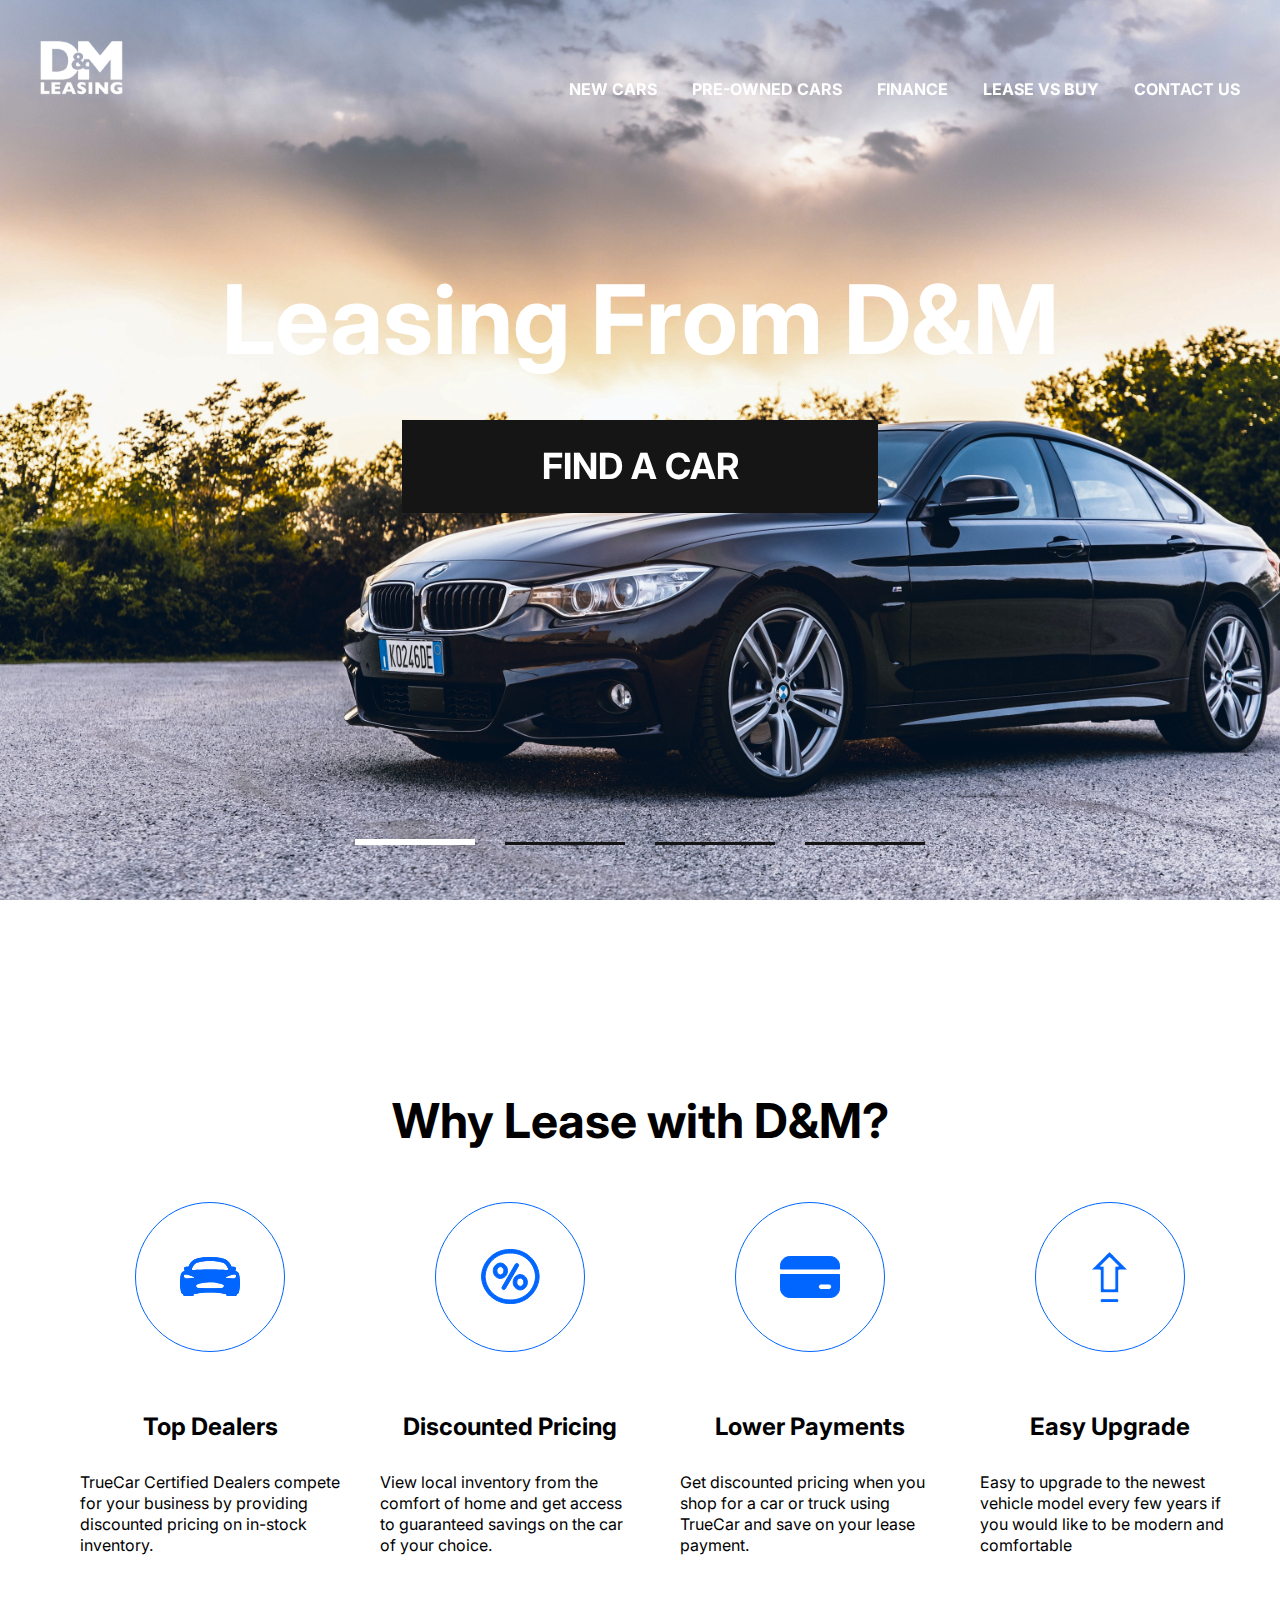
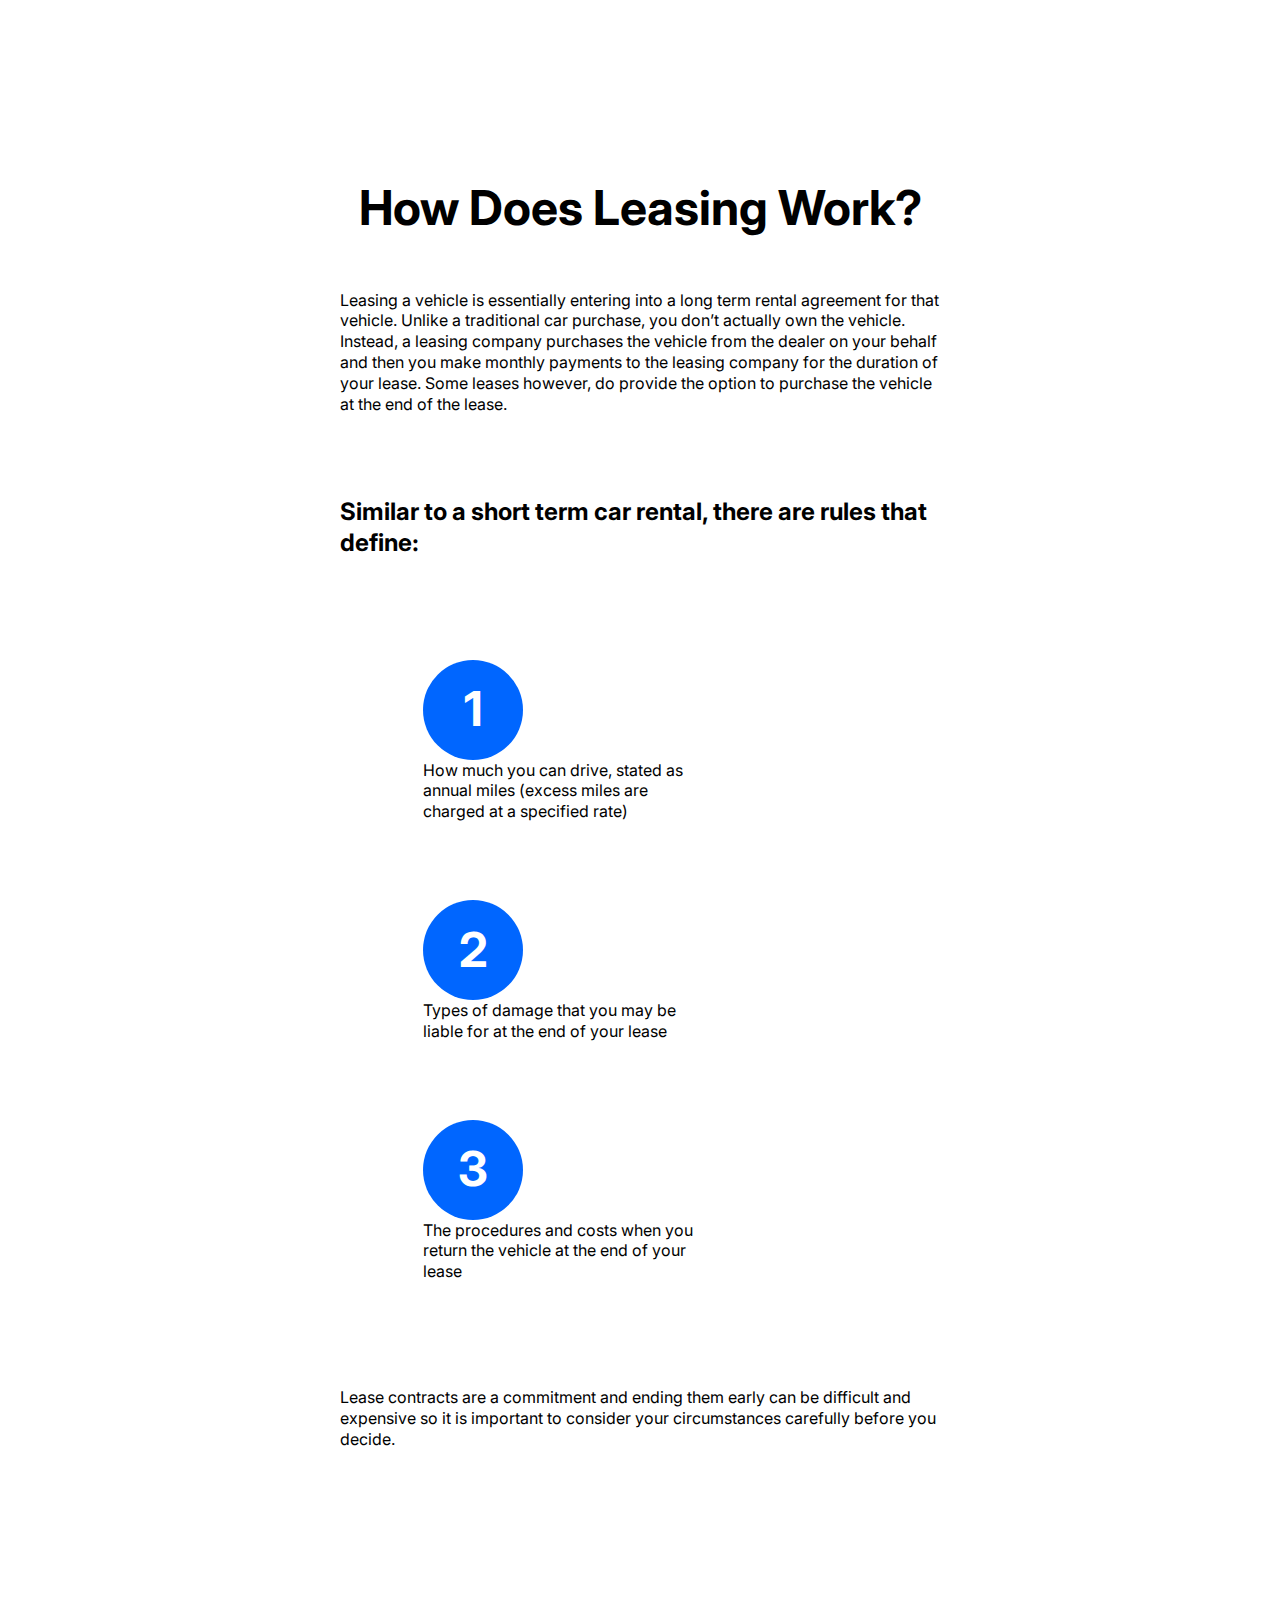
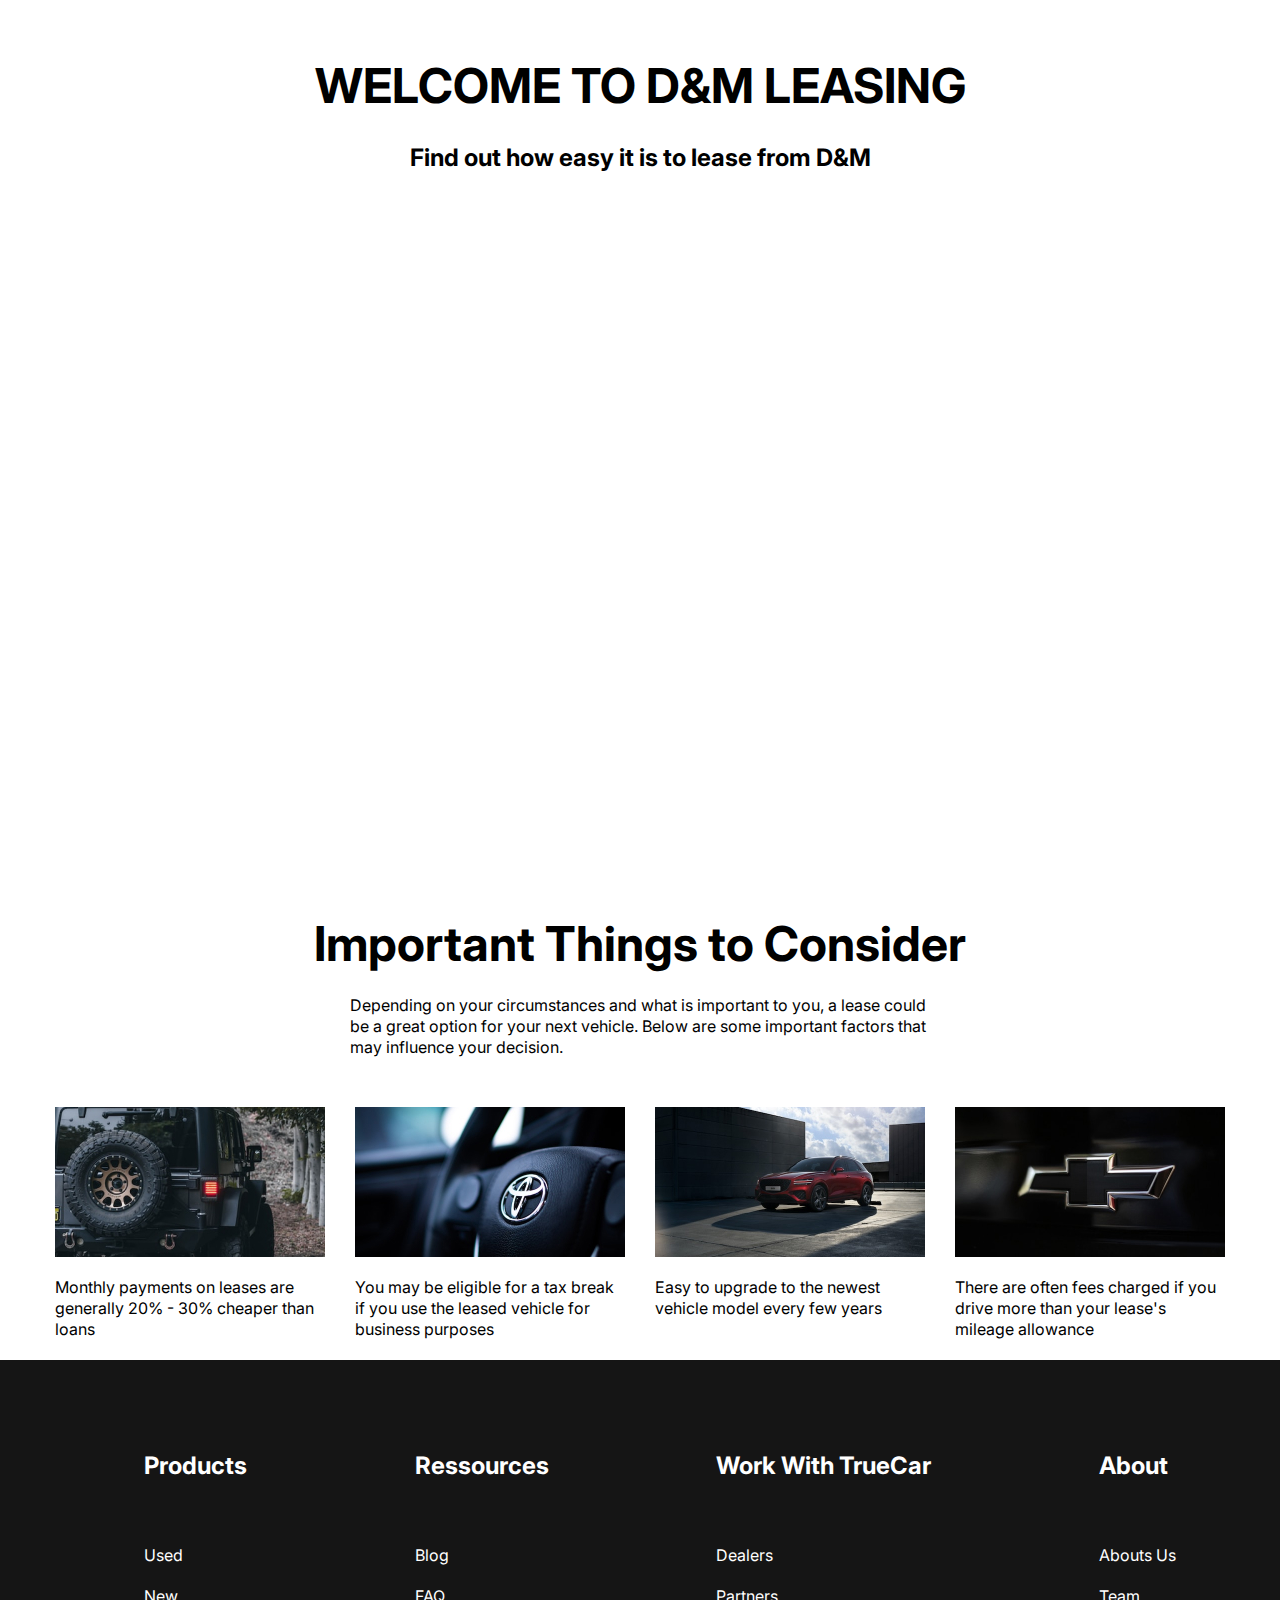
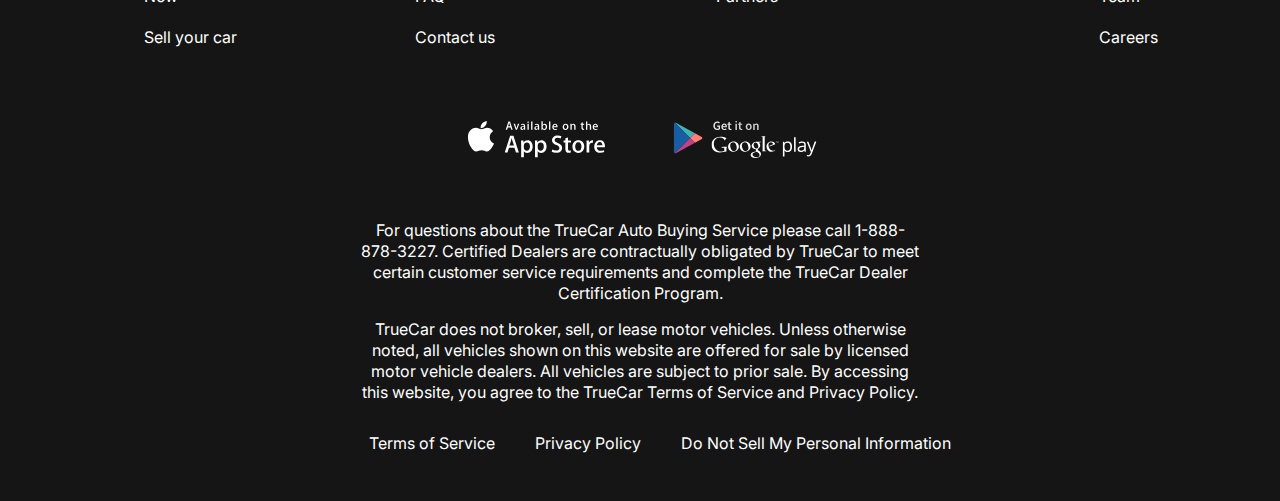
<file: agenceimo/index.html>
<!DOCTYPE html>
<html lang="en">
<head>
    <meta charset="UTF-8">
    <meta http-equiv="X-UA-Compatible" content="IE=edge">
    <meta name="viewport" content="width=device-width, initial-scale=1.0">
    <title>Agence</title>
    <link rel="preconnect" href="https://fonts.googleapis.com">
    <link rel="preconnect" href="https://fonts.gstatic.com" crossorigin>
    <link href="https://fonts.googleapis.com/css2?family=Inter:wght@400;700&display=swap" rel="stylesheet">
    <link rel="stylesheet" href="https://cdn.jsdelivr.net/npm/swiper@9/swiper-bundle.min.css"/>
    <link rel="stylesheet" href="css/style.css">
    <link rel="stylesheet" href="css/adaptiv.css">
</head>
<body>
<div class="wrapper">
    <header class="header header-main">
        <div class="container header-container">
            <a class="logo" href="index.html">
                <img src="img/logo3.svg" alt="" class="logo__img">
            </a>
            <nav class="menu">
                <ul class="menu__list" id="nav">
                    <li class="exit" id="burger-exit">
                        <svg width="24px" height="24px" viewBox="0 -0.5 21 21" version="1.1"
                             xmlns="http://www.w3.org/2000/svg" xmlns:xlink="http://www.w3.org/1999/xlink">

                            <title>close [#1511]</title>
                            <desc>Created with Sketch.</desc>
                            <defs>

                            </defs>
                            <g id="Page-1" stroke="none" stroke-width="1" fill="#ffffff" fill-rule="evenodd">
                                <g id="Dribbble-Light-Preview" transform="translate(-419.000000, -240.000000)"
                                   fill="#fff3e1">
                                    <g id="icons" transform="translate(56.000000, 160.000000)">
                                        <polygon id="close-[#1511]"
                                                 points="375.0183 90 384 98.554 382.48065 100 373.5 91.446 364.5183 100 363 98.554 371.98065 90 363 81.446 364.5183 80 373.5 88.554 382.48065 80 384 81.446">

                                        </polygon>
                                    </g>
                                </g>
                            </g>
                        </svg>
                    </li>
                    <li class="menu__list-item">
                        <a href="newcars.html" class="menu__list-link">NEW CARS</a>
                    </li>
                    <li class="menu__list-item">
                        <a href="#" class="menu__list-link">PRE-OWNED CARS</a>
                    </li>
                    <li class="menu__list-item">
                        <a href="#" class="menu__list-link">FINANCE</a>
                    </li>
                    <li class="menu__list-item">
                        <a href="#" class="menu__list-link">LEASE VS BUY</a>
                    </li>
                    <li class="menu__list-item">
                        <a href="contacts.html" class="menu__list-link">CONTACT US</a>
                    </li>
                </ul>
                <div class="burger" id="burger">
                    <?xml version="1.0" ?>

                    <svg width="50px" height="50px" viewBox="0 0 12 12" enable-background="new 0 0 12 12" id="Слой_1"
                         version="1.1" xml:space="preserve" xmlns="http://www.w3.org/2000/svg"
                         xmlns:xlink="http://www.w3.org/1999/xlink">

                    <g>
                    <rect fill="#ffffff" height="1" width="11" x="0.5" y="5.5"/>

                        <rect fill="#ffffff" height="1" width="11" x="0.5" y="2.5"/>

                        <rect fill="#ffffff" height="1" width="11" x="0.5" y="8.5"/>

                    </g>

                    </svg>
                </div>
            </nav>
        </div>

    </header>
    <main class="main">
        <section class="top">
            <div class="container">
                <h1 class="title">
                    Leasing From D&M
                </h1>
                <a href="#" class="top__link"> FIND A CAR</a>
            </div>
        </section>
        <div class="slider">
            <div class="swiper">
                <div class="swiper-wrapper">
                    <div class="swiper-slide" style="background-image: url(img/slide-1.png);"></div>
                    <div class="swiper-slide" style="background-image: url(img/slide-2.png);"></div>
                    <div class="swiper-slide" style="background-image: url(img/slide-1.png);"></div>
                    <div class="swiper-slide" style="background-image: url(img/slide-2.png);"></div>

                </div>
                <div class="swiper-pagination"></div>
            </div>
        </div>
        <section class="why-lease">
            <div class="container">
                <h2 class="section-title">
                    Why Lease with D&M?
                </h2>
                <ul class="why-lease__list">
                    <li class="why-lease__item">
                        <img class="why-lease__item-img" src="img/why-lease-1.svg" alt="">
                        <h3 class="why-lease__item-title">
                            Top Dealers
                        </h3>
                        <p class="why-lease__item-text">
                            TrueCar Certified Dealers compete for your business by providing discounted pricing on
                            in-stock
                            inventory.
                        </p>
                    </li>

                    <li class="why-lease__item">
                        <img class="why-lease__item-img" src="img/why-lease-2.svg" alt="">
                        <h3 class="why-lease__item-title">
                            Discounted Pricing
                        </h3>
                        <p class="why-lease__item-text">
                            View local inventory from the comfort of home and get access to guaranteed savings on the
                            car of
                            your choice.
                        </p>

                    </li>

                    <li class="why-lease__item">
                        <img class="why-lease__item-img" src="img/why-lease-3.svg" alt="">
                        <h3 class="why-lease__item-title">
                            Lower Payments
                        </h3>
                        <p class="why-lease__item-text">
                            Get discounted pricing when you shop for a car or truck using TrueCar and save on your lease
                            payment.
                        </p>

                    </li>

                    <li class="why-lease__item">
                        <img class="why-lease__item-img" src="img/why-lease-4.svg" alt="">
                        <h3 class="why-lease__item-title">
                            Easy Upgrade
                        </h3>
                        <p class="why-lease__item-text">
                            Easy to upgrade to the newest vehicle model every few years if you would like to be modern
                            and
                            comfortable
                        </p>

                    </li>
                </ul>
            </div>
        </section>
        <section class="how-does">
            <div class="container">
                <div class="how-does__inner">
                    <h2 class="section-title">
                        How Does Leasing Work?
                    </h2>
                    <p class="how-does__text">
                        Leasing a vehicle is essentially entering into a long term rental agreement for that vehicle.
                        Unlike
                        a traditional car purchase, you don’t actually own the vehicle. Instead, a leasing company
                        purchases
                        the vehicle from the dealer on your behalf and then you make monthly payments to the leasing
                        company
                        for the duration of your lease. Some leases however, do provide the option to purchase the
                        vehicle
                        at the end of the lease.
                    </p>
                    <h4 class="how__does-title">
                        Similar to a short term car rental, there are rules that define:
                    </h4>
                    <ol class="how__does-list">
                        <li class="how__does-item">
                            How much you can drive, stated as annual miles (excess miles are charged at a specified
                            rate)
                        </li>
                        <li class="how__does-item">
                            Types of damage that you may be liable for at the end of your lease
                        </li>
                        <li class="how__does-item">
                            The procedures and costs when you return the vehicle at the end of your lease
                        </li>
                    </ol>
                    <p class="how-does__text">
                        Lease contracts are a commitment and ending them early can be difficult and expensive so it is
                        important to consider your circumstances carefully before you decide.
                    </p>
                </div>
            </div>
        </section>
        <section class="video">
            <div class="container">
                <h2 class="section-title video__title">
                    WELCOME TO D&M LEASING
                </h2>
                <p class="video__text">
                    Find out how easy it is to lease from D&M
                </p>
                <iframe class="video__content" width="1000" height="500"
                        src="https://www.youtube.com/embed/c_Pg0vBULxA?controls=0" title="YouTube video player"
                        frameborder="0"
                        allow="accelerometer; autoplay; clipboard-write; encrypted-media; gyroscope; picture-in-picture; web-share"
                        allowfullscreen></iframe>
            </div>
        </section>
        <section class="important">
            <div class="container">
                <h2 class="section-title important__title">
                    Important Things to Consider
                </h2>
                <p class="important_title">
                    Depending on your circumstances and what is important to you, a lease could be a great option for
                    your
                    next vehicle. Below are some important factors that may influence your decision.
                </p>
                <ul class="important__list">
                    <li class="important__item">
                        <img class="important__item-img" src="img/imp-1.jpg" alt="">
                        <p class="important__item-text">
                            Monthly payments on leases are generally 20% - 30% cheaper than loans
                        </p>
                    </li>
                    <li class="important__item">
                        <img class="important__item-img" src="img/imp-2.jpg" alt="">
                        <p class="important__item-text">
                            You may be eligible for a tax break if you use the leased vehicle for business purposes
                        </p>
                    </li>
                    <li class="important__item">
                        <img class="important__item-img" src="img/imp-3.jpg" alt="">
                        <p class="important__item-text">
                            Easy to upgrade to the newest vehicle model every few years
                        </p>
                    </li>
                    <li class="important__item">
                        <img class="important__item-img" src="img/imp-4.jpg" alt="">
                        <p class="important__item-text">
                            There are often fees charged if you drive more than your lease's mileage allowance
                        </p>
                    </li>
                </ul>
            </div>
        </section>
    </main>
    <footer class="footer">
        <div class="container">
            <nav class="footer__menu">
                <ul class="footer__menu-list">
                    <li class="footer__menu-item"> <!--1h05-->
                        <p class="footer__menu-title">Products</p>
                    </li>
                    <li class="footer__menu-item">
                        <a href="#" class="footer__menu-link">Used</a>
                    </li>
                    <li class="footer__menu-item">
                        <a href="#" class="footer__menu-link">New</a>
                    </li>
                    <li class="footer__menu-item">
                        <a href="#" class="footer__menu-link">Sell your car</a>
                    </li>
                </ul>

                <ul class="footer__menu-list">
                    <li class="footer__menu-item">
                        <p class="footer__menu-title">Ressources</p>
                    </li>
                    <li class="footer__menu-item">
                        <a href="#" class="footer__menu-link">Blog</a>
                    </li>
                    <li class="footer__menu-item">
                        <a href="#" class="footer__menu-link">FAQ</a>
                    </li>
                    <li class="footer__menu-item">
                        <a href="#" class="footer__menu-link">Contact us</a>
                    </li>
                </ul>

                <ul class="footer__menu-list">
                    <li class="footer__menu-item">
                        <p class="footer__menu-title">Work With TrueCar</p>
                    </li>
                    <li class="footer__menu-item">
                        <a href="#" class="footer__menu-link">Dealers</a>
                    </li>
                    <li class="footer__menu-item">
                        <a href="#" class="footer__menu-link">Partners</a>
                    </li>
                    <li class="footer__menu-item">
                        <a href="#" class="footer__menu-link"></a>
                    </li>
                </ul>
                <ul class="footer__menu-list">
                    <li class="footer__menu-item">
                        <p class="footer__menu-title">About</p>
                    </li>
                    <li class="footer__menu-item">
                        <a href="#" class="footer__menu-link">Abouts Us</a>
                    </li>
                    <li class="footer__menu-item">
                        <a href="#" class="footer__menu-link">Team</a>
                    </li>
                    <li class="footer__menu-item">
                        <a href="#" class="footer__menu-link">Careers</a>
                    </li>
                </ul>
            </nav>

            <ul class="app">
                <li class="app__item">
                    <a class="app_item-link" href="#">
                        <img class="app__item-img" src="img/appstore.svg" alt="">
                    </a>
                </li>
                <li class="app__item">
                    <a class="app_item-link" href="#">
                        <img class="app__item-img" src="img/googleplay.svg" alt="">
                    </a>
                </li>
            </ul>
            <div class="footer__copy">
                <p class="footer_copy-text">
                    For questions about the TrueCar Auto Buying Service please call 1-888-878-3227.
                    Certified Dealers are contractually obligated by TrueCar to meet certain customer
                    service requirements and complete the
                    TrueCar Dealer Certification Program.
                </p>
                <p class="footer_copy-text">
                    TrueCar does not broker, sell, or lease motor vehicles. Unless otherwise noted, all vehicles shown
                    on
                    this website are
                    offered for sale by licensed motor vehicle dealers. All vehicles are subject to
                    prior sale. By accessing this website,
                    you agree to the TrueCar Terms of Service and Privacy Policy.
                </p>
            </div>
            <nav class="copy__nav">
                <ul class="copy__nav-list">
                    <li class="copy__nav-item">
                        <a href="#" class="copy__nav-link">Terms of Service</a>
                    </li>
                    <li class="copy__nav-item">
                        <a href="#" class="copy__nav-link">Privacy Policy</a>
                    </li>
                    <li class="copy__nav-item">
                        <a href="#" class="copy__nav-link">Do Not Sell My Personal Information</a>
                </ul>
            </nav>
        </div>
    </footer>
</div>

<script src="https://cdn.jsdelivr.net/npm/swiper@9/swiper-bundle.min.js"></script>
<script src="js/main.js"></script>
<script src="js/burger.js"></script>
</body>
</html>
</file>
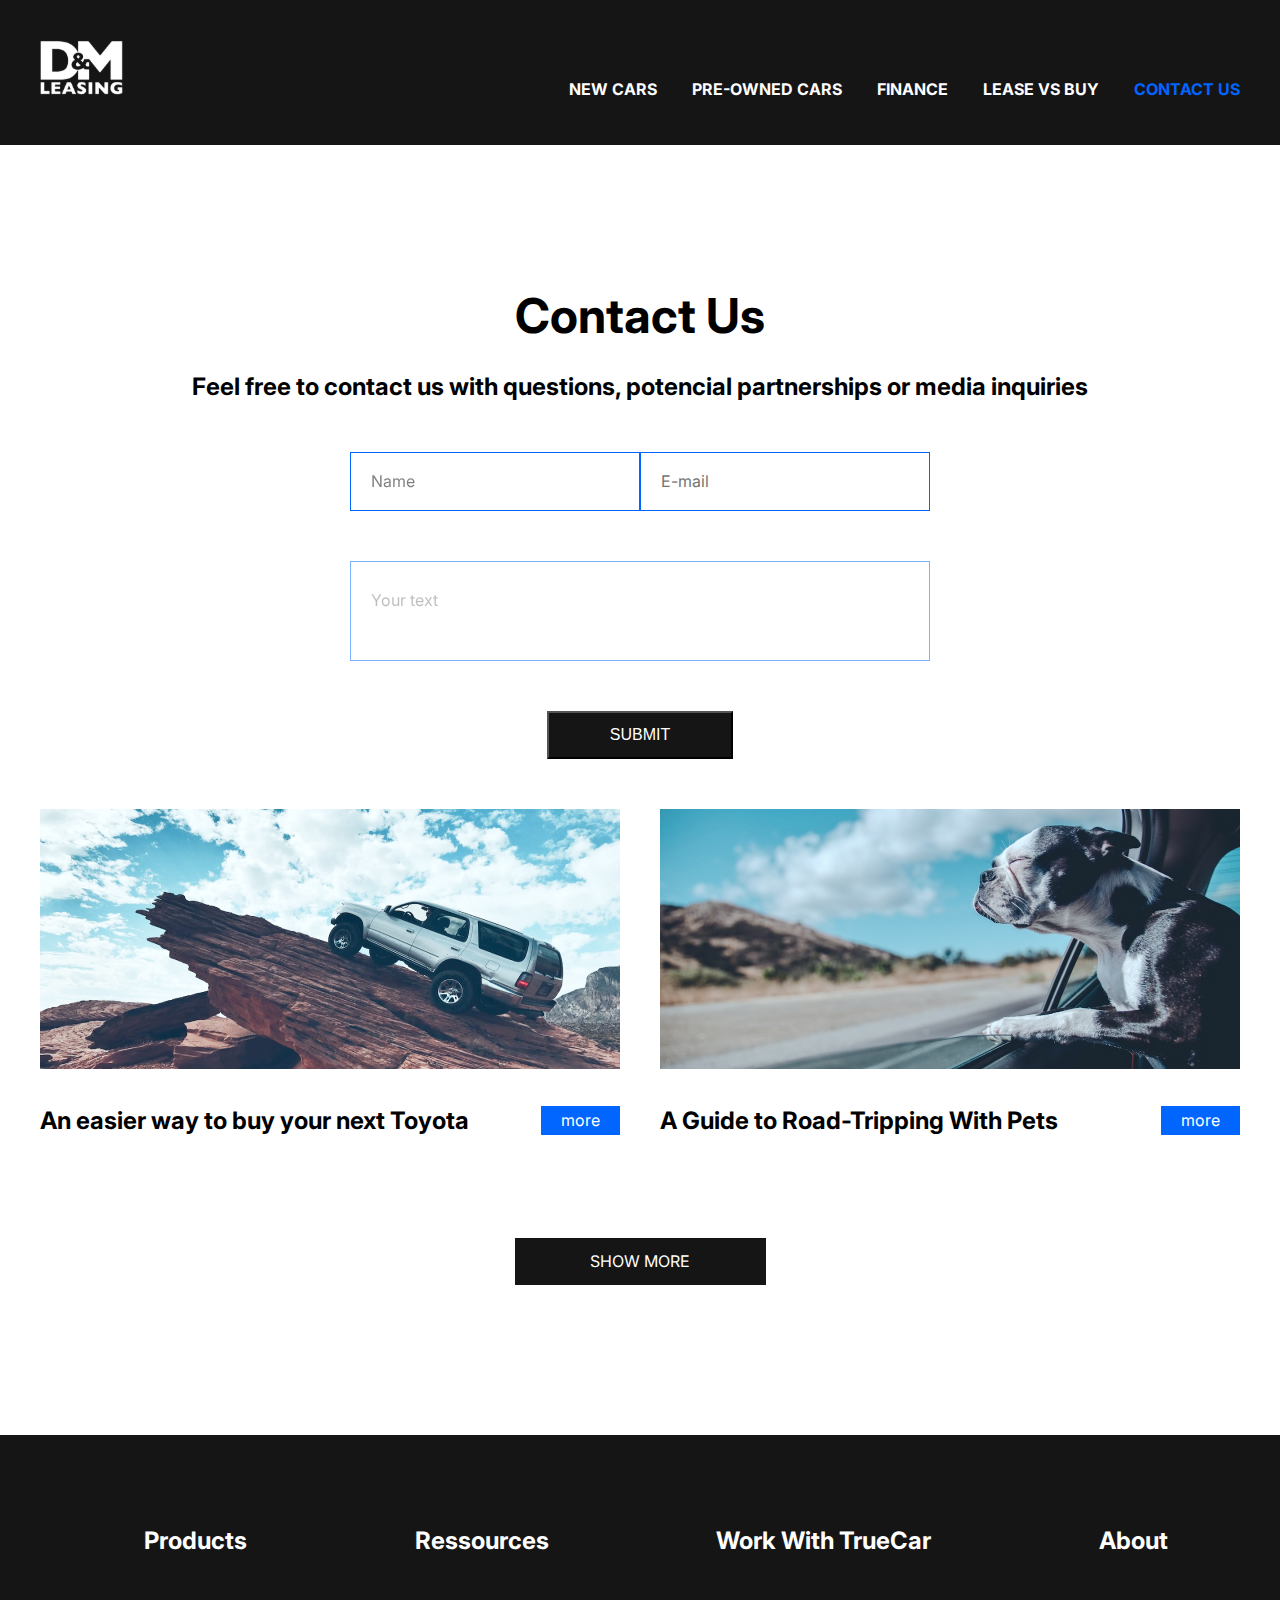
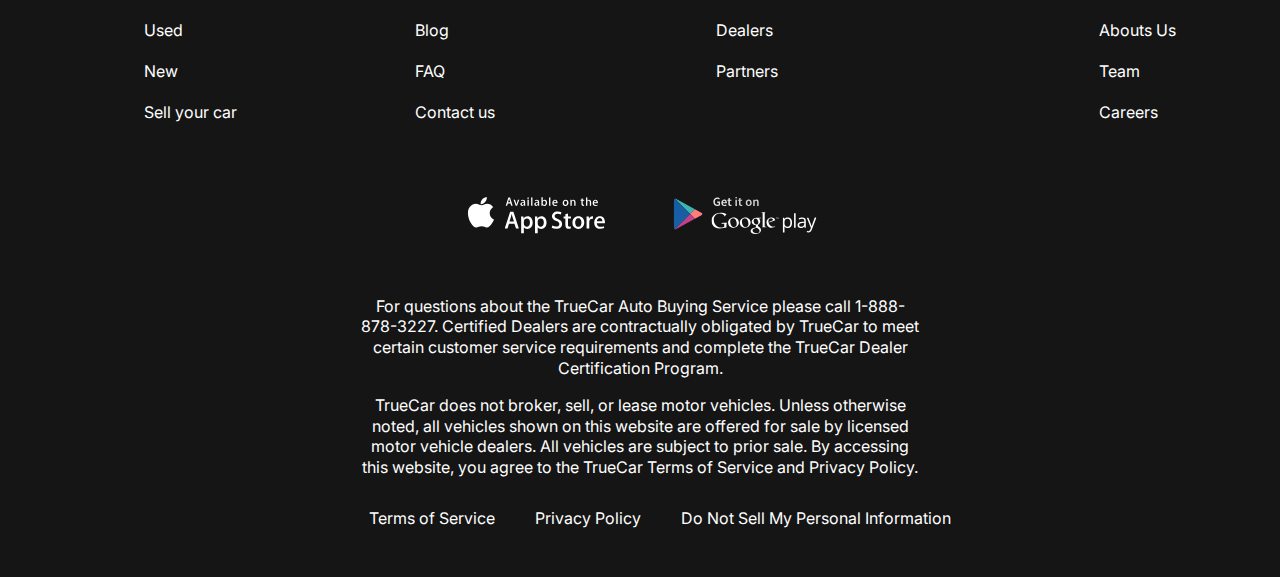
<file: agenceimo/contacts.html>
<!DOCTYPE html>
<html lang="en">
<head>
    <meta charset="UTF-8">
    <meta http-equiv="X-UA-Compatible" content="IE=edge">
    <meta name="viewport" content="width=device-width, initial-scale=1.0">
    <title>Agence</title>
    <link rel="preconnect" href="https://fonts.googleapis.com">
    <link rel="preconnect" href="https://fonts.gstatic.com" crossorigin>
    <link href="https://fonts.googleapis.com/css2?family=Inter:wght@400;700&display=swap" rel="stylesheet">
    <link rel="stylesheet" href="css/style.css">
    <link rel="stylesheet" href="css/adaptiv.css">
</head>
<body>
    <div class="wrapper">
        <header class="header">
            <div class="container">
                <div class="header__inner">
                    <a class="logo" href="index.html">
                        <img src="img/logo3.svg" alt="" class="logo__img">
                    </a>
                    <nav class="menu" >
                        <ul class="menu__list beautiful-fon" id="nav">
                            <li class="exit" id="burger-exit">
                                <svg width="24px" height="24px" viewBox="0 -0.5 21 21" version="1.1"
                                     xmlns="http://www.w3.org/2000/svg" xmlns:xlink="http://www.w3.org/1999/xlink">

                                    <title>close [#1511]</title>
                                    <desc>Created with Sketch.</desc>
                                    <defs>

                                    </defs>
                                    <g id="Page-1" stroke="none" stroke-width="1" fill="#ffffff" fill-rule="evenodd">
                                        <g id="Dribbble-Light-Preview" transform="translate(-419.000000, -240.000000)"
                                           fill="#fff3e1">
                                            <g id="icons" transform="translate(56.000000, 160.000000)">
                                                <polygon id="close-[#1511]"
                                                         points="375.0183 90 384 98.554 382.48065 100 373.5 91.446 364.5183 100 363 98.554 371.98065 90 363 81.446 364.5183 80 373.5 88.554 382.48065 80 384 81.446">

                                                </polygon>
                                            </g>
                                        </g>
                                    </g>
                                </svg>
                            </li>
                            <li class="menu__list-item">
                                <a href="newcars.html" class="menu__list-link">NEW CARS</a>
                            </li>
                            <li class="menu__list-item">
                                <a href="#" class="menu__list-link">PRE-OWNED CARS</a>
                            </li>
                            <li class="menu__list-item">
                                <a href="#" class="menu__list-link">FINANCE</a>
                            </li>
                            <li class="menu__list-item">
                                <a href="#" class="menu__list-link">LEASE VS BUY</a>
                            </li>
                            <li class="menu__list-item">
                                <a href="#" class="menu__list-link menu__list-link-active">CONTACT US</a>
                            </li>
                        </ul>
                        <div class="burger" id="burger">
                            <?xml version="1.0" ?>

                            <svg width="50px" height="50px" viewBox="0 0 12 12" enable-background="new 0 0 12 12" id="Слой_1"
                                 version="1.1" xml:space="preserve" xmlns="http://www.w3.org/2000/svg"
                                 xmlns:xlink="http://www.w3.org/1999/xlink">

                    <g>
                    <rect fill="#ffffff" height="1" width="11" x="0.5" y="5.5"/>

                        <rect fill="#ffffff" height="1" width="11" x="0.5" y="2.5"/>

                        <rect fill="#ffffff" height="1" width="11" x="0.5" y="8.5"/>

                    </g>

                    </svg>
                        </div>
                    </nav>
                </div>
            </div>
        </header>
        <main class="main">
            <section class="contacts">
                <div class="container">
                    <h2 class="section-title contacts__title">Contact Us</h2>
                    <p class="contacts__text">Feel free to contact us with questions, potencial partnerships or media inquiries</p>
                    <form action="#" class="form">
                        <input type="text" class="form__input" placeholder="Name">
                        <input type="text" class="form__email" placeholder="E-mail">
                        <textarea class="form__textarea" placeholder="Your text"></textarea>
                        <button class="form__btn" type="submit">SUBMIT</button>
                    </form>
                </div>
            </section>
            <section class="blog">
                <div class="container">
                    <div class="blog__items">
                        <div class="blog__item">
                            <img class="blog__item-img" src="img/blog-1.jpg" alt="">
                            <div class="blog__item-text-block">
                                <h4 class="blog__item-title">An easier way to buy your next Toyota</h4>
                                <a href="" class="blog__item-link">more</a>
                            </div>
                        </div>
                        <div class="blog__item">
                            <img class="blog__item-img" src="img/blog-2.jpg" alt="">
                            <div class="blog__item-text-block">
                                <h4 class="blog__item-title">A Guide to Road-Tripping With Pets</h4>
                                <a href="" class="blog__item-link">more</a>
                            </div>
                        </div>
                    </div>
                    <a class="showmore-link" href="#">SHOW MORE</a>
                </div>
            </section>
        </main>
        <footer class="footer">
            <div class="container">
                <nav class="footer__menu">
                    <ul class="footer__menu-list">
                        <li class="footer__menu-item"> 
                            <p class="footer__menu-title">Products</p>
                        </li>
                        <li class="footer__menu-item">
                            <a href="#" class="footer__menu-link">Used</a>
                        </li>
                        <li class="footer__menu-item">
                            <a href="#" class="footer__menu-link">New</a>
                        </li>
                        <li class="footer__menu-item">
                            <a href="#" class="footer__menu-link">Sell your car</a>
                        </li>
                    </ul>
                    
                    <ul class="footer__menu-list">
                        <li class="footer__menu-item">
                            <p class="footer__menu-title">Ressources</p>
                        </li>
                        <li class="footer__menu-item">
                            <a href="#" class="footer__menu-link">Blog</a>
                        </li>
                        <li class="footer__menu-item">
                            <a href="#" class="footer__menu-link">FAQ</a>
                        </li>
                        <li class="footer__menu-item">
                            <a href="#" class="footer__menu-link">Contact us</a>
                        </li>
                    </ul>

                        <ul class="footer__menu-list">
                            <li class="footer__menu-item">
                                <p class="footer__menu-title">Work With TrueCar</p>
                            </li>
                            <li class="footer__menu-item">
                                <a href="#" class="footer__menu-link">Dealers</a>
                            </li>
                            <li class="footer__menu-item">
                                <a href="#" class="footer__menu-link">Partners</a>
                            </li>
                            <li class="footer__menu-item">
                                <a href="#" class="footer__menu-link"></a>
                            </li>
                        </ul>
                            <ul class="footer__menu-list">
                                <li class="footer__menu-item">
                                    <p class="footer__menu-title">About</p>
                                </li>
                                <li class="footer__menu-item">
                                    <a href="#" class="footer__menu-link">Abouts Us</a>
                                </li>
                                <li class="footer__menu-item">
                                    <a href="#" class="footer__menu-link">Team</a>
                                </li>
                                <li class="footer__menu-item">
                                    <a href="#" class="footer__menu-link">Careers</a>
                                </li>
                            </ul>
                </nav>

                <ul class="app">
                    <li class="app__item">
                        <a class="app_item-link" href="#">
                            <img class="app__item-img" src="img/appstore.svg" alt="">
                        </a>
                    </li>
                    <li class="app__item">
                        <a class="app_item-link" href="#">
                            <img class="app__item-img" src="img/googleplay.svg" alt="">
                        </a>
                    </li>
                </ul>
                <div class="footer__copy">
                    <p class="footer_copy-text">
                        For questions about the TrueCar Auto Buying Service please call 1-888-878-3227.
                        Certified Dealers are contractually obligated by TrueCar to meet certain customer
                         service requirements and complete the 
                         TrueCar Dealer Certification Program.
                       </p>
                       <p class="footer_copy-text">
                        TrueCar does not broker, sell, or lease motor vehicles. Unless otherwise noted, all vehicles shown on this website are
                         offered for sale by licensed motor vehicle dealers. All vehicles are subject to
                          prior sale. By accessing this website, 
                          you agree to the TrueCar Terms of Service and Privacy Policy.
                       </p>
                </div>
                <nav class="copy__nav">
                    <ul class="copy__nav-list">
                       <li class="copy__nav-item">
                        <a href="#" class="copy__nav-link">Terms of Service</a>
                    </li>
                       <li class="copy__nav-item">
                        <a href="#" class="copy__nav-link">Privacy Policy</a>
                    </li>
                       <li class="copy__nav-item">
                        <a href="#" class="copy__nav-link">Do Not Sell My Personal Information</a>
                    </ul>
                </nav>
            </div>
        </footer>
    </div>


<script src="js/burger.js"></script>
</body>
</html>
</file>
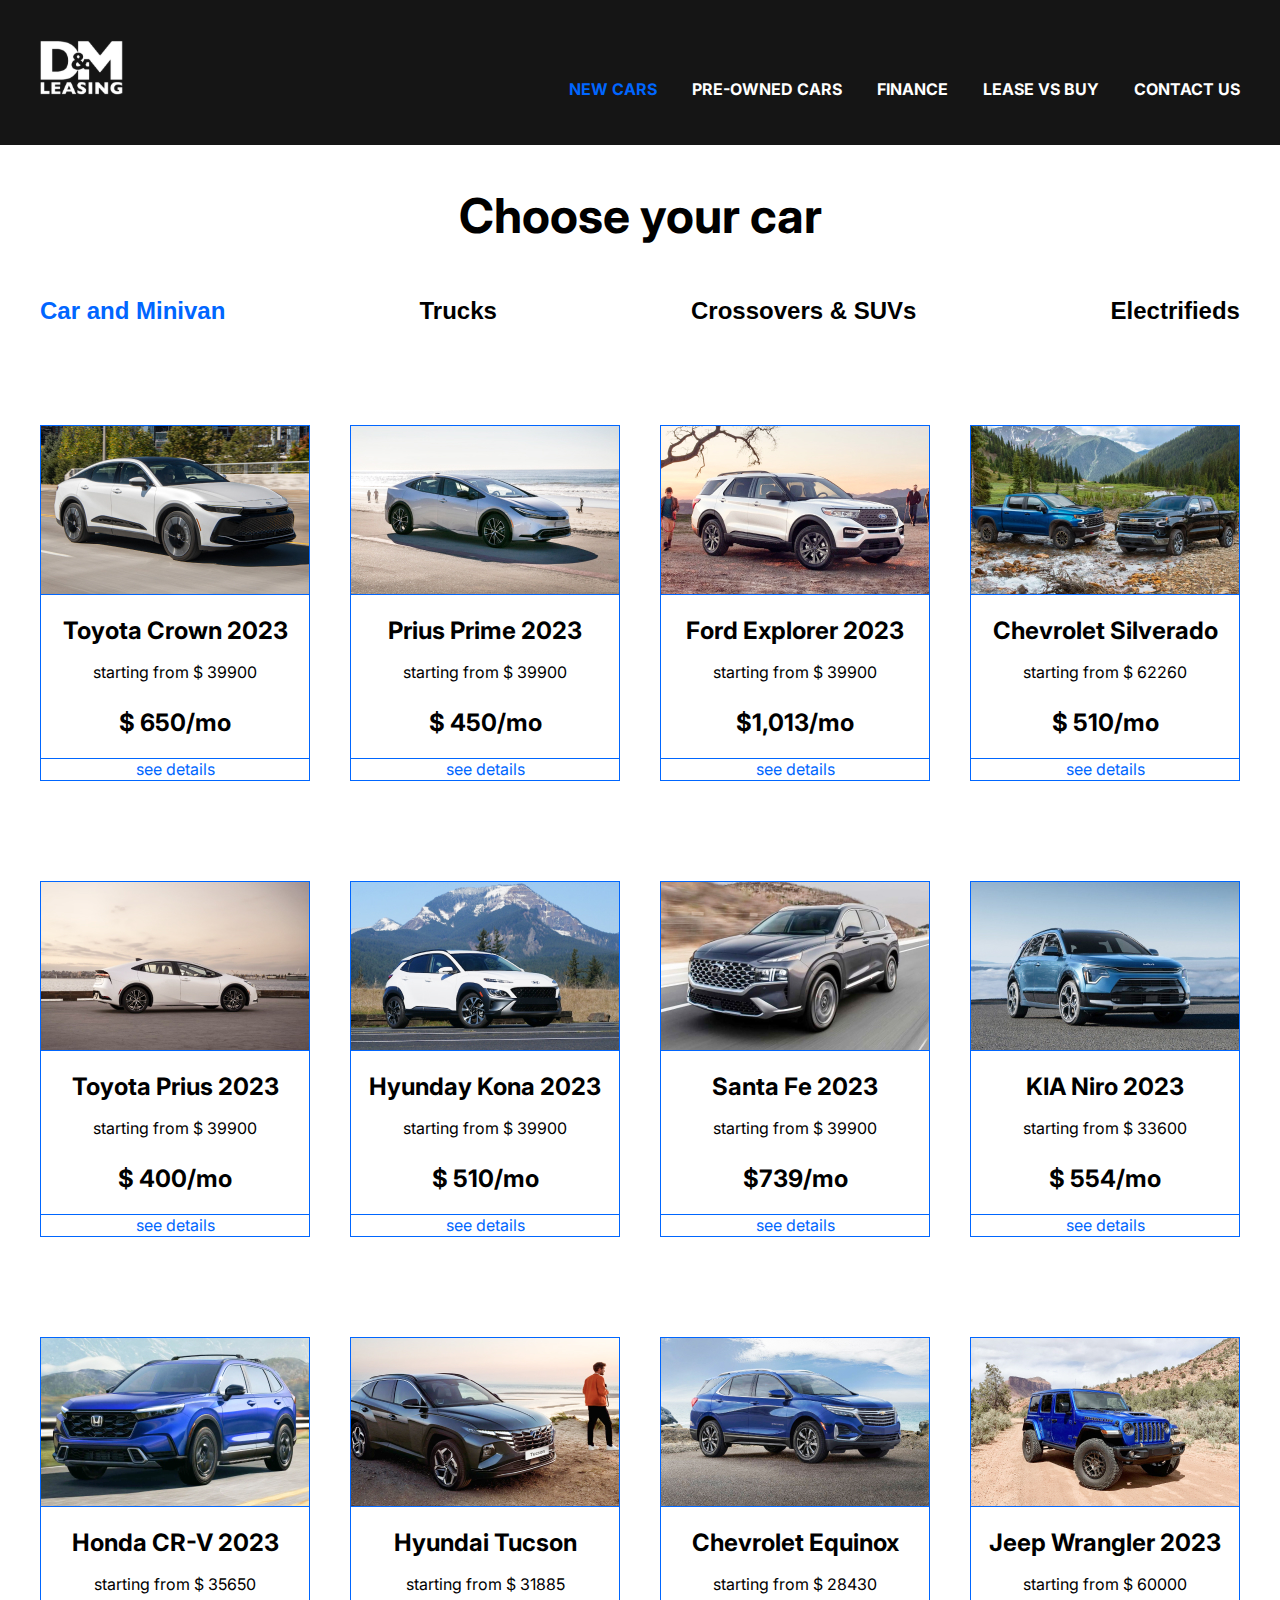
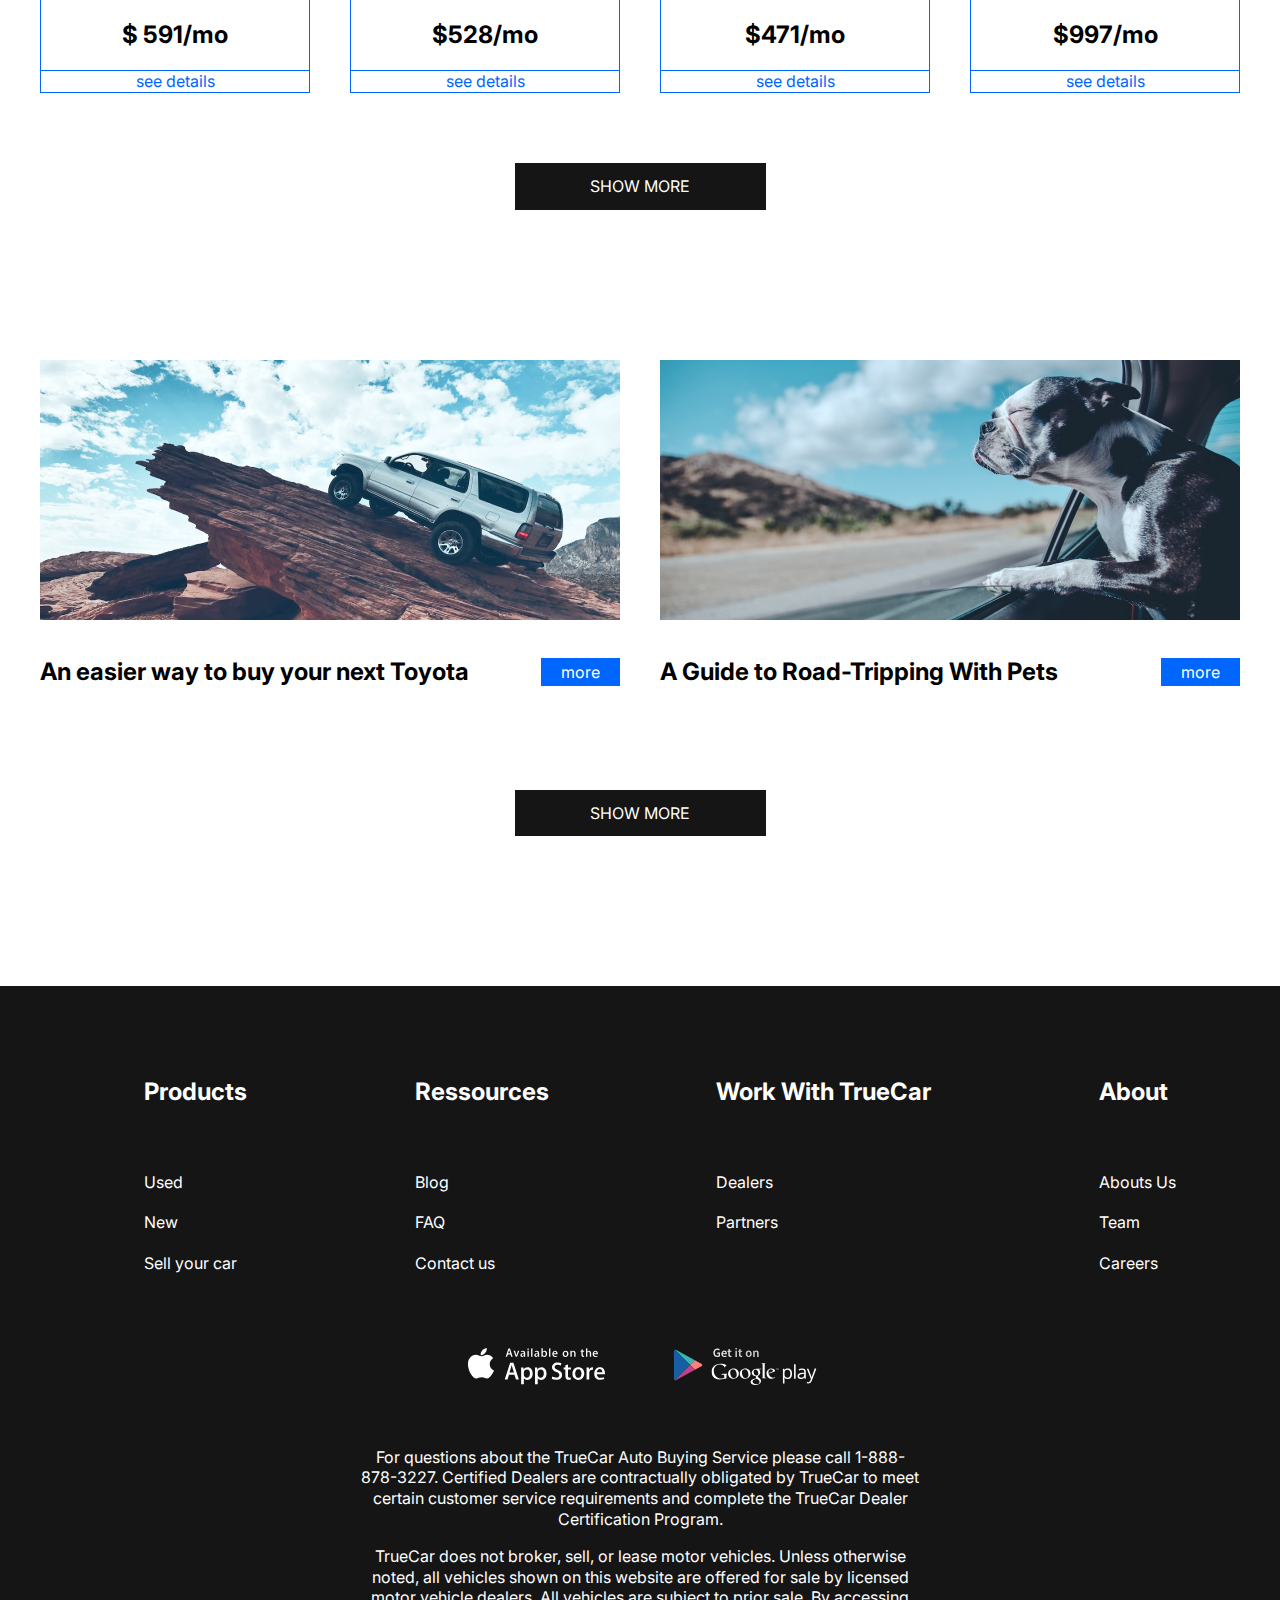
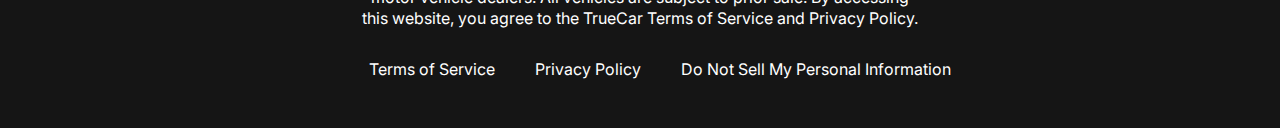
<file: agenceimo/newcars.html>
<!DOCTYPE html>
<html lang="en">
<head>
    <meta charset="UTF-8">
    <meta http-equiv="X-UA-Compatible" content="IE=edge">
    <meta name="viewport" content="width=device-width, initial-scale=1.0">
    <title>Agence</title>
    <link rel="preconnect" href="https://fonts.googleapis.com">
    <link rel="preconnect" href="https://fonts.gstatic.com" crossorigin>
    <link href="https://fonts.googleapis.com/css2?family=Inter:wght@400;700&display=swap" rel="stylesheet">
    <link rel="stylesheet" href="css/style.css">
    <link rel="stylesheet" href="css/adaptiv.css">
</head>
<body>
<div class="wrapper">
    <header class="header">
        <div class="container">
            <div class="header__inner">
                <a class="logo" href="index.html">
                    <img src="img/logo3.svg" alt="" class="logo__img">
                </a>
                <nav class="menu">
                    <ul class="menu__list beautiful-fon" id="nav">
                        <li class="exit" id="burger-exit">
                            <svg width="24px" height="24px" viewBox="0 -0.5 21 21" version="1.1"
                                 xmlns="http://www.w3.org/2000/svg" xmlns:xlink="http://www.w3.org/1999/xlink">

                                <title>close [#1511]</title>
                                <desc>Created with Sketch.</desc>
                                <defs>

                                </defs>
                                <g id="Page-1" stroke="none" stroke-width="1" fill="#ffffff" fill-rule="evenodd">
                                    <g id="Dribbble-Light-Preview" transform="translate(-419.000000, -240.000000)"
                                       fill="#fff3e1">
                                        <g id="icons" transform="translate(56.000000, 160.000000)">
                                            <polygon id="close-[#1511]"
                                                     points="375.0183 90 384 98.554 382.48065 100 373.5 91.446 364.5183 100 363 98.554 371.98065 90 363 81.446 364.5183 80 373.5 88.554 382.48065 80 384 81.446">

                                            </polygon>
                                        </g>
                                    </g>
                                </g>
                            </svg>
                        </li>
                        <li class="menu__list-item">
                            <a href="#" class="menu__list-link menu__list-link-active">NEW CARS</a>
                        </li>
                        <li class="menu__list-item">
                            <a href="#" class="menu__list-link">PRE-OWNED CARS</a>
                        </li>
                        <li class="menu__list-item">
                            <a href="#" class="menu__list-link">FINANCE</a>
                        </li>
                        <li class="menu__list-item">
                            <a href="#" class="menu__list-link">LEASE VS BUY</a>
                        </li>
                        <li class="menu__list-item">
                            <a href="contacts.html" class="menu__list-link">CONTACT US</a>
                        </li>
                    </ul>
                    <div class="burger" id="burger">
                        <?xml version="1.0" ?>

                        <svg width="50px" height="50px" viewBox="0 0 12 12" enable-background="new 0 0 12 12"
                             id="Слой_1"
                             version="1.1" xml:space="preserve" xmlns="http://www.w3.org/2000/svg"
                             xmlns:xlink="http://www.w3.org/1999/xlink">

                            <g>
                                <rect fill="#ffffff" height="1" width="11" x="0.5" y="5.5"/>

                                <rect fill="#ffffff" height="1" width="11" x="0.5" y="2.5"/>

                                <rect fill="#ffffff" height="1" width="11" x="0.5" y="8.5"/>

                            </g>

                        </svg>
                    </div>
                </nav>
            </div>
        </div>
    </header>
    <main class="main">

        <div class="choose-cars">
            <div class="container">
                <h2 class="section-title">
                    Choose your car
                </h2>
                <div class="tabs">
                    <div class="tabs__btn">
                        <button class="tabs__btn-item tabs__btn-item--active" data-button="content-1">Car and Minivan
                        </button>
                        <button class="tabs__btn-item" data-button="content-2">Trucks</button>
                        <button class="tabs__btn-item" data-button="content-3">Crossovers & SUVs</button>
                        <button class="tabs__btn-item" data-button="content-4">Electrifieds</button>
                    </div>
                    <div class="tabs__content">
                        <div class="tabs__content-item" id="content-1">
                            <div class="card">
                                <img class="card__img" src="img/card-1.jpg" alt="">
                                <div class="card__content">
                                    <h4 class="card__title">Toyota Crown 2023</h4>
                                    <p class="card__text">starting from $ 39900</p>
                                    <p class="card__price"> $ 650/mo</p>
                                </div>
                                <a href="#" class="card__link">see details</a>
                            </div>


                            <div class="card">
                                <img class="card__img" src="img/card-2.jpg" alt="">
                                <div class="card__content">
                                    <h4 class="card__title">Prius Prime 2023</h4>
                                    <p class="card__text">starting from $ 39900</p>
                                    <p class="card__price"> $ 450/mo</p>
                                </div>
                                <a href="#" class="card__link">see details</a>
                            </div>


                            <div class="card">
                                <img class="card__img" src="img/card-3.jpg" alt="">
                                <div class="card__content">
                                    <h4 class="card__title">Ford Explorer 2023</h4>
                                    <p class="card__text">starting from $ 39900</p>
                                    <p class="card__price">$1,013/mo</p>
                                </div>
                                <a href="#" class="card__link">see details</a>
                            </div>


                            <div class="card">
                                <img class="card__img" src="img/card-4.jpg" alt="">
                                <div class="card__content">
                                    <h4 class="card__title">Chevrolet Silverado</h4>
                                    <p class="card__text">starting from $ 62260</p>
                                    <p class="card__price"> $ 510/mo</p>
                                </div>
                                <a href="#" class="card__link">see details</a>
                            </div>
                            <div class="card">
                                <img class="card__img" src="img/card-5.jpg" alt="">
                                <div class="card__content">
                                    <h4 class="card__title">Toyota Prius 2023</h4>
                                    <p class="card__text">starting from $ 39900</p>
                                    <p class="card__price"> $ 400/mo</p>
                                </div>
                                <a href="#" class="card__link">see details</a>
                            </div>


                            <div class="card">
                                <img class="card__img" src="img/card-6.jpg" alt="">
                                <div class="card__content">
                                    <h4 class="card__title">Hyunday Kona 2023</h4>
                                    <p class="card__text">starting from $ 39900</p>
                                    <p class="card__price"> $ 510/mo</p>
                                </div>
                                <a href="#" class="card__link">see details</a>
                            </div>


                            <div class="card">
                                <img class="card__img" src="img/card-7.jpg" alt="">
                                <div class="card__content">
                                    <h4 class="card__title">Santa Fe 2023</h4>
                                    <p class="card__text">starting from $ 39900</p>
                                    <p class="card__price">$739/mo</p>
                                </div>
                                <a href="#" class="card__link">see details</a>
                            </div>


                            <div class="card">
                                <img class="card__img" src="img/card-8.jpg" alt="">
                                <div class="card__content">
                                    <h4 class="card__title">KIA Niro 2023</h4>
                                    <p class="card__text">starting from $ 33600</p>
                                    <p class="card__price"> $ 554/mo</p>
                                </div>
                                <a href="#" class="card__link">see details</a>
                            </div>
                            <div class="card">
                                <img class="card__img" src="img/card-9.jpg" alt="">
                                <div class="card__content">
                                    <h4 class="card__title">Honda CR-V 2023</h4>
                                    <p class="card__text">starting from $ 35650</p>
                                    <p class="card__price"> $ 591/mo</p>
                                </div>
                                <a href="#" class="card__link">see details</a>
                            </div>


                            <div class="card">
                                <img class="card__img" src="img/card-10.jpg" alt="">
                                <div class="card__content">
                                    <h4 class="card__title">Hyundai Tucson</h4>
                                    <p class="card__text">starting from $ 31885</p>
                                    <p class="card__price">$528/mo</p>
                                </div>
                                <a href="#" class="card__link">see details</a>
                            </div>


                            <div class="card">
                                <img class="card__img" src="img/card-11.jpg" alt="">
                                <div class="card__content">
                                    <h4 class="card__title">Chevrolet Equinox</h4>
                                    <p class="card__text">starting from $ 28430</p>
                                    <p class="card__price">$471/mo</p>
                                </div>
                                <a href="#" class="card__link">see details</a>
                            </div>


                            <div class="card">
                                <img class="card__img" src="img/card-12.jpg" alt="">
                                <div class="card__content">
                                    <h4 class="card__title">Jeep Wrangler 2023</h4>
                                    <p class="card__text">starting from $ 60000</p>
                                    <p class="card__price">$997/mo</p>
                                </div>
                                <a href="#" class="card__link">see details</a>
                            </div>
                        </div>
                    </div>
                    <a class="showmore-link" href="#">SHOW MORE</a>
                </div>
            </div>
        </div>
        </section>
        <section class="blog">
            <div class="container">
                <div class="blog__items">
                    <div class="blog__item">
                        <img class="blog__item-img" src="img/blog-1.jpg" alt="">
                        <div class="blog__item-text-block">
                            <h4 class="blog__item-title">An easier way to buy your next Toyota</h4>
                            <a href="" class="blog__item-link">more</a>
                        </div>
                    </div>
                    <div class="blog__item">
                        <img class="blog__item-img" src="img/blog-2.jpg" alt="">
                        <div class="blog__item-text-block">
                            <h4 class="blog__item-title">A Guide to Road-Tripping With Pets</h4>
                            <a href="" class="blog__item-link">more</a>
                        </div>
                    </div>
                </div>
                <a class="showmore-link" href="#">SHOW MORE</a>
            </div>
        </section>
    </main>
    <footer class="footer">
        <div class="container">
            <nav class="footer__menu">
                <ul class="footer__menu-list">
                    <li class="footer__menu-item"> <!--1h05-->
                        <p class="footer__menu-title">Products</p>
                    </li>
                    <li class="footer__menu-item">
                        <a href="#" class="footer__menu-link">Used</a>
                    </li>
                    <li class="footer__menu-item">
                        <a href="#" class="footer__menu-link">New</a>
                    </li>
                    <li class="footer__menu-item">
                        <a href="#" class="footer__menu-link">Sell your car</a>
                    </li>
                </ul>

                <ul class="footer__menu-list">
                    <li class="footer__menu-item">
                        <p class="footer__menu-title">Ressources</p>
                    </li>
                    <li class="footer__menu-item">
                        <a href="#" class="footer__menu-link">Blog</a>
                    </li>
                    <li class="footer__menu-item">
                        <a href="#" class="footer__menu-link">FAQ</a>
                    </li>
                    <li class="footer__menu-item">
                        <a href="#" class="footer__menu-link">Contact us</a>
                    </li>
                </ul>

                <ul class="footer__menu-list">
                    <li class="footer__menu-item">
                        <p class="footer__menu-title">Work With TrueCar</p>
                    </li>
                    <li class="footer__menu-item">
                        <a href="#" class="footer__menu-link">Dealers</a>
                    </li>
                    <li class="footer__menu-item">
                        <a href="#" class="footer__menu-link">Partners</a>
                    </li>
                    <li class="footer__menu-item">
                        <a href="#" class="footer__menu-link"></a>
                    </li>
                </ul>
                <ul class="footer__menu-list">
                    <li class="footer__menu-item">
                        <p class="footer__menu-title">About</p>
                    </li>
                    <li class="footer__menu-item">
                        <a href="#" class="footer__menu-link">Abouts Us</a>
                    </li>
                    <li class="footer__menu-item">
                        <a href="#" class="footer__menu-link">Team</a>
                    </li>
                    <li class="footer__menu-item">
                        <a href="#" class="footer__menu-link">Careers</a>
                    </li>
                </ul>
            </nav>

            <ul class="app">
                <li class="app__item">
                    <a class="app_item-link" href="#">
                        <img class="app__item-img" src="img/appstore.svg" alt="">
                    </a>
                </li>
                <li class="app__item">
                    <a class="app_item-link" href="#">
                        <img class="app__item-img" src="img/googleplay.svg" alt="">
                    </a>
                </li>
            </ul>
            <div class="footer__copy">
                <p class="footer_copy-text">
                    For questions about the TrueCar Auto Buying Service please call 1-888-878-3227.
                    Certified Dealers are contractually obligated by TrueCar to meet certain customer
                    service requirements and complete the
                    TrueCar Dealer Certification Program.
                </p>
                <p class="footer_copy-text">
                    TrueCar does not broker, sell, or lease motor vehicles. Unless otherwise noted, all vehicles shown
                    on this website are
                    offered for sale by licensed motor vehicle dealers. All vehicles are subject to
                    prior sale. By accessing this website,
                    you agree to the TrueCar Terms of Service and Privacy Policy.
                </p>
            </div>
            <nav class="copy__nav">
                <ul class="copy__nav-list">
                    <li class="copy__nav-item">
                        <a href="#" class="copy__nav-link">Terms of Service</a>
                    </li>
                    <li class="copy__nav-item">
                        <a href="#" class="copy__nav-link">Privacy Policy</a>
                    </li>
                    <li class="copy__nav-item">
                        <a href="#" class="copy__nav-link">Do Not Sell My Personal Information</a>
                </ul>
            </nav>
        </div>
    </footer>
</div>
<script src="js/burger.js"></script>
</body>
</html>
</file>
<file: agenceimo/css/style.css>
html,
body{
    height: 100%;
    margin: 0;
}
/*Бургер меню*/
.open {
    display: flex !important;
}

.burger, .exit  {
    display: none;
}
/*Конец бургер меню*/

.app {
    padding: 0;
}

ul{
    list-style-type: none;
}

a{
    text-decoration: none;
    color: inherit;
}

.section-title{
    margin-bottom: 50px;
    font-size: 48px;
    font-weight: 700;
    text-align: center;
}

.wrapper{
    display: flex;
    flex-direction: column;
}

.container{
    max-width: 1200px;
    margin: 0 auto;
}

body{
    font-family: 'Inter', sans-serif;
    font-size: 16px;
    font-weight: 400;
    line-height: 1.3;
}

.header{
    background-color: #151515;
}

.header-container{
    display: flex;
    justify-content: space-between;
    margin-top: 40px;
}

.header-main{
    background-color: transparent;
    position: absolute;
    z-index: 10;
    left: 0;
    right: 0;
}

.header__inner{
    padding-top: 40px;
    padding-bottom: 45px;
    display: flex;
    justify-content: space-between;
    align-items: flex-end;
}

.menu{
    display: flex;
    align-items: flex-end;
}

.menu__list{
    display: flex;
    gap: 35px;
    margin: 0;
}

.menu__list-link{
    color: #fff;
    text-transform: uppercase;
    font-weight: 700;
}

.menu__list-link-active{
    color: #0066ff;
}

/*______________________FOOTER________________________________*/

.footer{
    background-color: #151515;
    padding: 50px 0 32px;
    color: #fff;
}

.footer__menu{
    display: flex;
    justify-content: space-around;
    margin-bottom: 50px;
}

.footer__menu-list{
max-width: 250px;
}

.footer__menu-title{
    font-size: 24px;
    font-weight: 700;
    padding-bottom: 20px;
}

.footer__menu-item + .footer__menu-item{
    padding-top: 20px;
}

.app{
    display: flex;
    justify-content: center;
    gap: 40px;
    margin-bottom: 52px;
}

.footer__copy{
    max-width: 560px;
    margin: 0 auto 30px;
    text-align: center;
}

.copy__nav-list{
    display: flex;
    justify-content: center;
    gap: 40px;
}

/*-------------------MAIN------------------------------------*/

.main{
    flex-grow: 1;
}

.top{
    color: #fff;
    text-align: center; 
    padding-top: 105px;
    padding-bottom: 50px;
    position: absolute;
    z-index: 5;
    left: 0;
    right: 0;
}

.title{
    padding-top: 152px;
    padding-bottom: 38px;
    font-size: 96px;
    font-weight: 700;
    margin: 0;
}

.top__link{
    background-color: #151515;
    padding: 23px;
    max-width: 430px;
    width: 100%;
    display: inline-block;
    text-transform: uppercase;
    font-size: 36px;
    font-weight: 700;
}

.swiper::after{
    content: '';
    border-color: rgba(21,21,21,.3);
    position: absolute;
    z-index: 5;
    left: 0;
    right: 0;
    bottom: 0;
    top: 0;
}



.swiper-slide{
    background-repeat: no-repeat;
    background-size: cover;
    background-position: top;
    height: 100vh;
}

.swiper-pagination-bullet{
    width: 120px;
    height: 3px;
    background-color: #151515;
    border-radius: 0;
    opacity: 1;
    margin: 0 15px 0 15px !important; 
   
}

.swiper-horizontal.swiper-pagination-bullets .swiper-pagination-bullet
{
    margin: 0 15px;
}

.swiper-horizontal>.swiper-pagination-bullets,
.swiper-pagination-bullets,
.swiper-pagination-horizontal{
    bottom: 50px;
}



.swiper-pagination-bullet-active{
 height: 6px;
 background-color: #fff;
}


/*----------------leasing----------------*/

.why-lease{
    padding: 150px 0;
}

.why_lease__list{
    grid-template-columns: repeat(4, 1fr);
    gap: 40px;
    text-align: center;
}

.why-lease__item-img{
    margin-bottom: 30px;
}

.why-lease__list{
    display: grid;
    grid-template-columns: repeat(4, 1fr);
    gap: 40px;
    text-align: center;
}

.why-lease__item-title{
    margin-bottom: 30px;
    font-size: 24px;
    font-weight: 700;
}

.why-lease__item-text{
    text-align: left;
}

/*------------HOWDOES---------------*/

.how-does{
    padding-bottom: 150px;
}

.how-does__inner{
    max-width: 600px;
    margin: 0 auto;
}

.how__does-title{
    font-size: 24px;
    font-weight: 700;
    padding-top: 50px;
}

.how__does-list{
    padding: 50px 0 70px;
    counter-reset: myCounter;
}

.how__does-item{
    list-style: none;
    width: 270px;

    box-sizing: content-box;
    padding: 19px 0 19px 83px;
    min-height: 63px;
}

.how__does-item +.how__does-item{
    margin-top: 40px;
}

.how__does-item::before{
    counter-increment: myCounter;
    content: counter(myCounter);
    display: flex;
    justify-content: center;
    align-items: center;
    font-size: 48px;
    font-weight: 700;
    background-color: #0066ff;
    width: 100px;
    height: 100px;
    border-radius: 50%;
    color: #fff;
    position: relative;
    left: 0;
    top: 0;
}

/*---------------------VIDEO YOUTUBE---------------------*/
.video{
    padding-bottom: 150px;
}

.video__title{
    margin-bottom: 20px;
}

.video__text{
    font-size: 24px;
    font-weight: 700;
    margin-bottom: 50px;
    text-align: center;
}

.video__content{
    margin: 0 auto;
    display: block;
}

/*______________________________IMPORTANT________________________*/

.important{
    margin-bottom: 20px;
}

.important__title{
    margin-bottom: 20px;
}

.important_title{
    max-width: 580px;
    margin: 0 auto;
    margin-bottom: 50px;
}
.important__text{
    min-width: 580px;
    margin:0 auto 50px ;
}

.important__item-text{
    margin: 0;
    width: 270px;
}

.important__item{
    display: flex;
    flex-direction: column;
    align-items: center;
}

.important__list{
    display: grid;
    grid-template-columns: repeat(4, 1fr);
    max-width: 1200px;
    padding: 0;
}

.important__item-img{
    margin-bottom: 20px;
}

/*------------------------------CONTACTS-------------------------------*/

.contacts{
    padding: 100px 0 50px;
}

.contacts__title{
    margin-bottom: 20px;
}

.contacts__text{
    text-align: center;
    font-weight: 700;
    font-size: 24px;
    margin-bottom: 50px;
    padding: 0 100px;
}

.form{
    max-width: 580px;
    margin: 0 auto;
    display: flex;
    justify-content: space-between;
    flex-wrap: wrap;
}

.form__input{
    padding: 18px 20px;
    display: inline-block;
    border: 1px solid #0066ff;
    margin-bottom: 50px;
    font-family: 'Inter', sans-serif;
    font-size: 16px;
    font-weight: 400;
    line-height: 1.3;
    color: #000;
}

.form__email{
    padding: 18px 20px;
    display: inline-block;
    border: 1px solid #0066ff;
    margin-bottom: 50px;
    font-family: 'Inter', sans-serif;
    font-size: 16px;
    font-weight: 400;
    line-height: 1.3;
    color: #000;
}

.form__input::placeholder,
.form__textarea::placeholder{
    font-family: 'Inter', sans-serif;
    font-size: 16px;
    font-weight: 400;
    line-height: 1.3;
    color: #000;
    opacity: 0.5;
}

.form__textarea{
    width: 100%;
    resize: none;
    padding: 28px 20px;
    border: 1px solid #0066ff;
    font-family: 'Inter', sans-serif;
    font-size: 16px;
    font-weight: 400;
    line-height: 1.3;
    color: #000;
    opacity: 0.5;
    margin-bottom: 50px;
}

.form__btn{
    text-transform: uppercase;
    color: #fff;
    background-color: #151515;
    font-size: 16px;
    font-weight: 400;
    padding: 13px 61px;
    margin: 0 auto;
}

.blog__items{
    display: grid;
    grid-template-columns: repeat(2, 1fr);
    gap: 40px;
}

.blog__item-img{
    max-width: 100%;
}

.blog__item-title{
flex-basis: 446px;
font-size: 24px;
font-weight: 700;
}

.blog__item-text-block{
    display: flex;
    align-items: center;
    justify-content: space-between;
}

.blog__item-link{
color: #fff;
background-color: #0066ff;
padding: 4px 20px;
}

.showmore-link{
    text-transform: uppercase;
    background-color: #151515;
    padding: 13px;
    color: #fff;
    width: 225px;
    margin: 70px auto 150px auto;
    text-align: center;
    display: block;
}

/***************4H32******************************/

.choose{
    padding: 100px 0 150px;
}

.tabs__btn{
    padding-bottom: 100px;
    display: flex;
    justify-content: space-between;
    gap: 80px;
}

.tabs__btn-item{
    font-size: 24px;
    font-weight: 700;
    cursor: pointer;
    border: none;
    background-color: transparent;
    padding: 0;
}

.tabs__btn-item--active{
    color: #0066ff;
}

.tabs__content{
    display: flex;
    justify-content: center;
}

.tabs__content-item{
    display: grid;
    grid-template-columns: repeat(4, 1fr);
    gap: 100px 40px;
}

.card{
    text-align: center;
}

.card__content{
    padding: 0 5px;
    border: 1px solid #0066ff;
    border-top: 0;
}

.card__img{
    display: block;
}

.card__title{
    padding-top: 20px;
    font-size: 24px;
    font-weight: 700;   
    margin-bottom: 20px;
    margin: 0;
}

.card__text{
    margin-bottom: 20px;
}

.card__price{
    margin-bottom: 20px;
    margin-bottom: 20px;
    font-weight: 700;
    font-size: 24px;
}

.card__link{
    display: block;
    color: #0066ff;
    border: 1px solid #0066ff;
    border-top: 0;
}
</file>
<file: agenceimo/css/adaptiv.css>
@media screen and (max-width: 1210px) {
    .container {
        box-sizing: border-box;
        padding: 0 15px;
    }

    .video__content {
        max-width: 100%;
    }

    .tabs__content-item {
        display: grid;
        grid-template-columns: repeat(3, 1fr);
        gap: 100px 40px;
    }
}
@media screen and (max-width: 1120px) {
    .important__list {
        grid-template-columns: repeat(2, 270px);
        column-gap: 50px;
        row-gap: 20px;
        justify-content: center;
    }

    .important__item {
        width: 270px;
        margin: 0 auto;
    }

    .important__item-img {
        margin-bottom: 5px;
    }

    .why-lease {
        padding: 100px 0;
    }

    .how-does {
        padding-bottom: 70px;
    }

    .video {
        padding-bottom: 100px;
    }

    .how__does-list {
        padding: 35px 0;
    }
}
@media screen and (max-width: 910px) {
    .title {
        font-size: 75px;
    }

    .why-lease__list {
        grid-template-columns: repeat(2, 2fr);
        padding: 0;
    }

    .why-lease__item-text {
        text-align: center;
    }

    .how__does-item +.how__does-item {
         margin-top: 0;
    }

    .tabs__content-item {
        grid-template-columns: repeat(2, 1fr);
        gap: 60px 40px;
    }

    .tabs__btn-item {
        font-size: 20px;
    }

    .blog__item-title {
        font-size: 20px;
    }
}
@media screen and (max-width: 820px) {
    .menu__list {
        display: flex;
        row-gap: 30px;
        column-gap: 100px;
        flex-wrap: wrap;
        margin: 0;
        line-height: 0;
    }

    .menu {
        align-items: center;
    }

    .swiper-pagination-bullet {
        width: 100px;
    }

    .video__content {
        height: 450px;
        width: 750px;
    }

    .tabs__btn {
        gap: 10px;
        padding-bottom: 50px;
        flex-direction: column;
    }
}
@media screen and (max-width: 768px) {
    .title {
        font-size: 60px;
    }

    .top__link {
        padding: 18px;
    }

    .footer__menu {
        display: flex;
        flex-wrap: wrap;
        max-width: 400px;
        margin: 0 auto 50px auto;
        justify-content: space-between;
    }

    .footer__menu-list {
        padding: 0;
    }

    .showmore-link {
        margin-bottom: 100px;
    }
}

@media screen and (max-width: 660px) {
    body {
        font-size: 14px;
    }

    .menu__list-link {
        font-size: 20px;
    }

    .menu__list {
        padding: 0;
        display: none;
        justify-content: center;
        flex-direction: column;
        position: fixed;
        width: 100%;
        height: 100%;
        align-items: center;
        top: 0;
        left: 0;
        background: rgba(133, 99, 69, 0.73);
        z-index: 1001;
        gap: 35px;
    }
    .menu__list.beautiful-fon {
        background: rgba(69, 133, 126, 0.73);
    }

    .burger {
        display: block;
    }

    .important__list {
        grid-template-columns: repeat(1, 270px);
    }

    .swiper-pagination-bullet {
        width: 80px;
        height: 2px;
    }

    .swiper-pagination-bullet-active {
        height: 4px;
    }

    .section-title {
        font-size: 35px;
    }

    .video__text {
        font-size: 20px;
    }

    .tabs__content-item {
        grid-template-columns: repeat(1, 1fr);
        gap: 25px 40px;
    }

    .showmore-link {
        margin: 50px auto 100px auto;
    }
}

@media screen and (max-width: 576px) {
    .title {
        font-size: 40px;
    }

    .top__link {
        padding: 5px 10px;
        max-width: 300px;
        font-size: 30px;
    }

    .swiper-pagination-bullet {
        width: 60px;
        height: 2px;
    }

    .swiper-pagination-bullet-active {
        height: 4px;
    }

    .why-lease__item-title {
        font-size: 20px;
        max-width: 100px;
        margin: 0 auto 20px auto;
    }

    .how-does {
        padding-bottom: 30px;
    }

    .how__does-list {
        padding: 20px 0;
    }

    .video {
        padding-bottom: 60px;
    }

    .video__content {
        height: 400px;
    }

    .blog__items {
        display: grid;
        grid-template-columns: repeat(1, 1fr);
        gap: 40px;
    }

    .contacts__text {
        font-size: 20px;
    }

    .form {
        max-width: 300px;
        flex-direction: column;
    }
    .form__input, .form__email, .form__textarea{
        padding: 14px 10px;
        margin-bottom: 30px;
        width: 280px;
    }

    .contacts {
        padding: 50px 0 50px;
    }

    .blog__item-title {
        font-size: 17px;
    }
}

@media screen and (max-width: 420px) {
    body {
        font-size: 12px;
    }

    .why-lease__item-title {
        font-size: 16px;
    }

    .app {
        padding: 0;
        text-align: center;
        flex-direction: column;
        gap: 20px;
        margin: 0 auto 30px auto;
    }

    .how__does-item {
        width: 200px;
        padding: 0;
        margin: 0 auto 20px auto;
        text-align: center;
    }

    .how__does-item::before {
        margin: 0 auto 15px auto;
    }

    .video__content {
        height: 250px;
    }

    .title {
        font-size: 31px;
    }

    .top__link {
        padding: 5px 10px;
        max-width: 250px;
        font-size: 25px;
    }

    .swiper-pagination-bullet {
        width: 40px;
        height: 2px;
    }

    .why-lease__item-img {
        width: 100px;
    }

    .why-lease__list {
        gap: 20px;
    }

    .why-lease {
        padding: 50px 0;
    }

    .section-title {
        font-size: 25px;
        margin-bottom: 30px;
    }

    .footer__menu-title {
        font-size: 20px;
    }

    .footer {
        padding: 30px 0 30px;
    }

    .footer__menu {
        margin: 0 auto 25px auto;
    }

    .copy__nav-link {
        font-size: 9px;
    }

    .blog__item-title {
        font-size: 15px;
    }

    .contacts__text {
        font-size: 16px;
        padding: 0 50px;
    }

    .form {
        max-width: 300px;
        flex-direction: column;
    }

    .form__input, .form__email, .form__textarea{
        padding: 12px 8px;
        width: 260px;
        margin: 0 auto 30px auto;
    }
}
</file>
